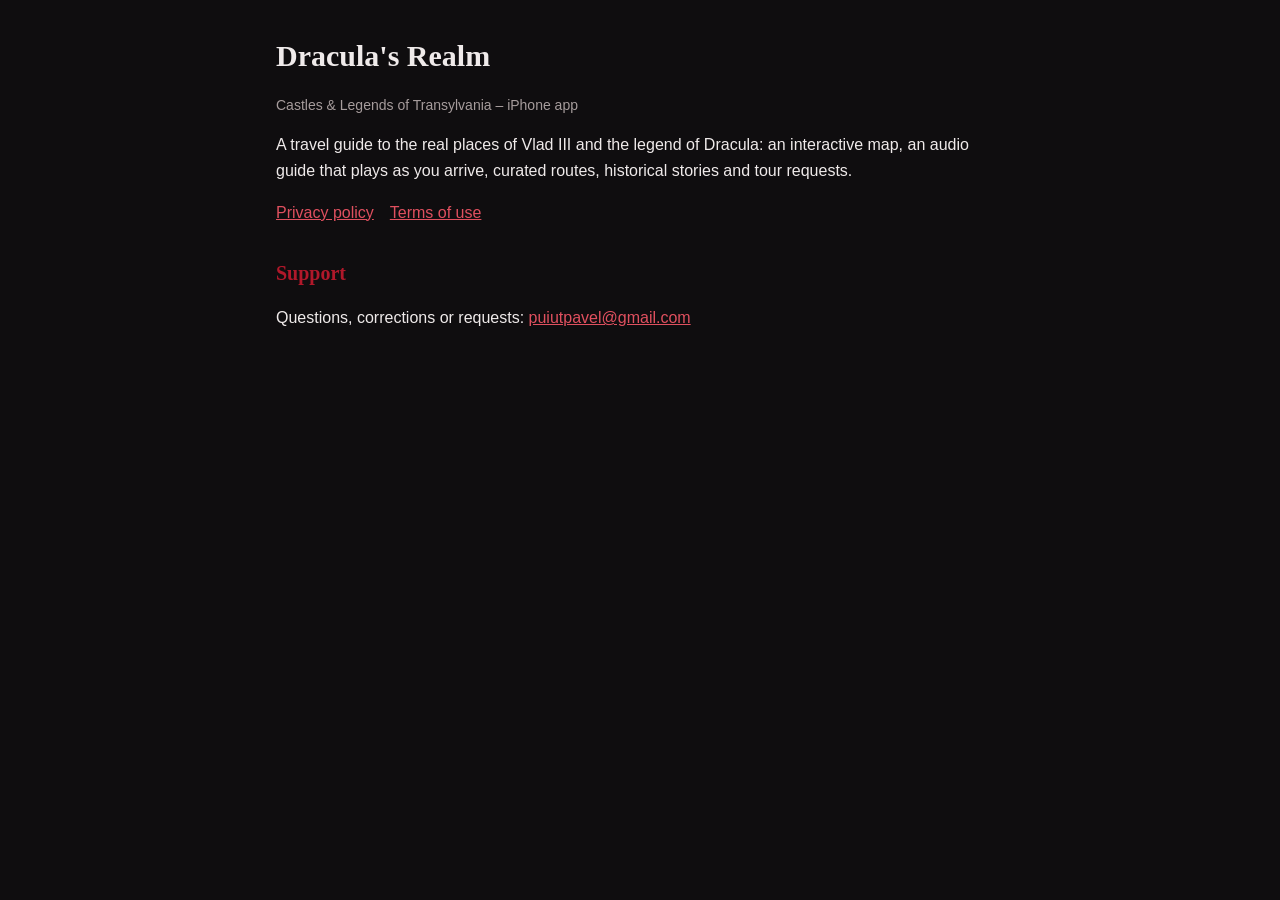
<file: index.html>
<!doctype html><html lang="en"><head><meta charset="utf-8"><meta name="viewport" content="width=device-width,initial-scale=1">
<title>Dracula's Realm</title><link rel="stylesheet" href="style.css"></head><body><main>
<h1>Dracula's Realm</h1><p class="muted">Castles &amp; Legends of Transylvania – iPhone app</p>
<p>A travel guide to the real places of Vlad III and the legend of Dracula: an interactive map, an audio guide that plays as you arrive, curated routes, historical stories and tour requests.</p>
<nav><a href="privacy.html">Privacy policy</a><a href="terms.html">Terms of use</a></nav>
<h2>Support</h2><p>Questions, corrections or requests: <a href="mailto:puiutpavel@gmail.com">puiutpavel@gmail.com</a></p>
</main></body></html>
</file>
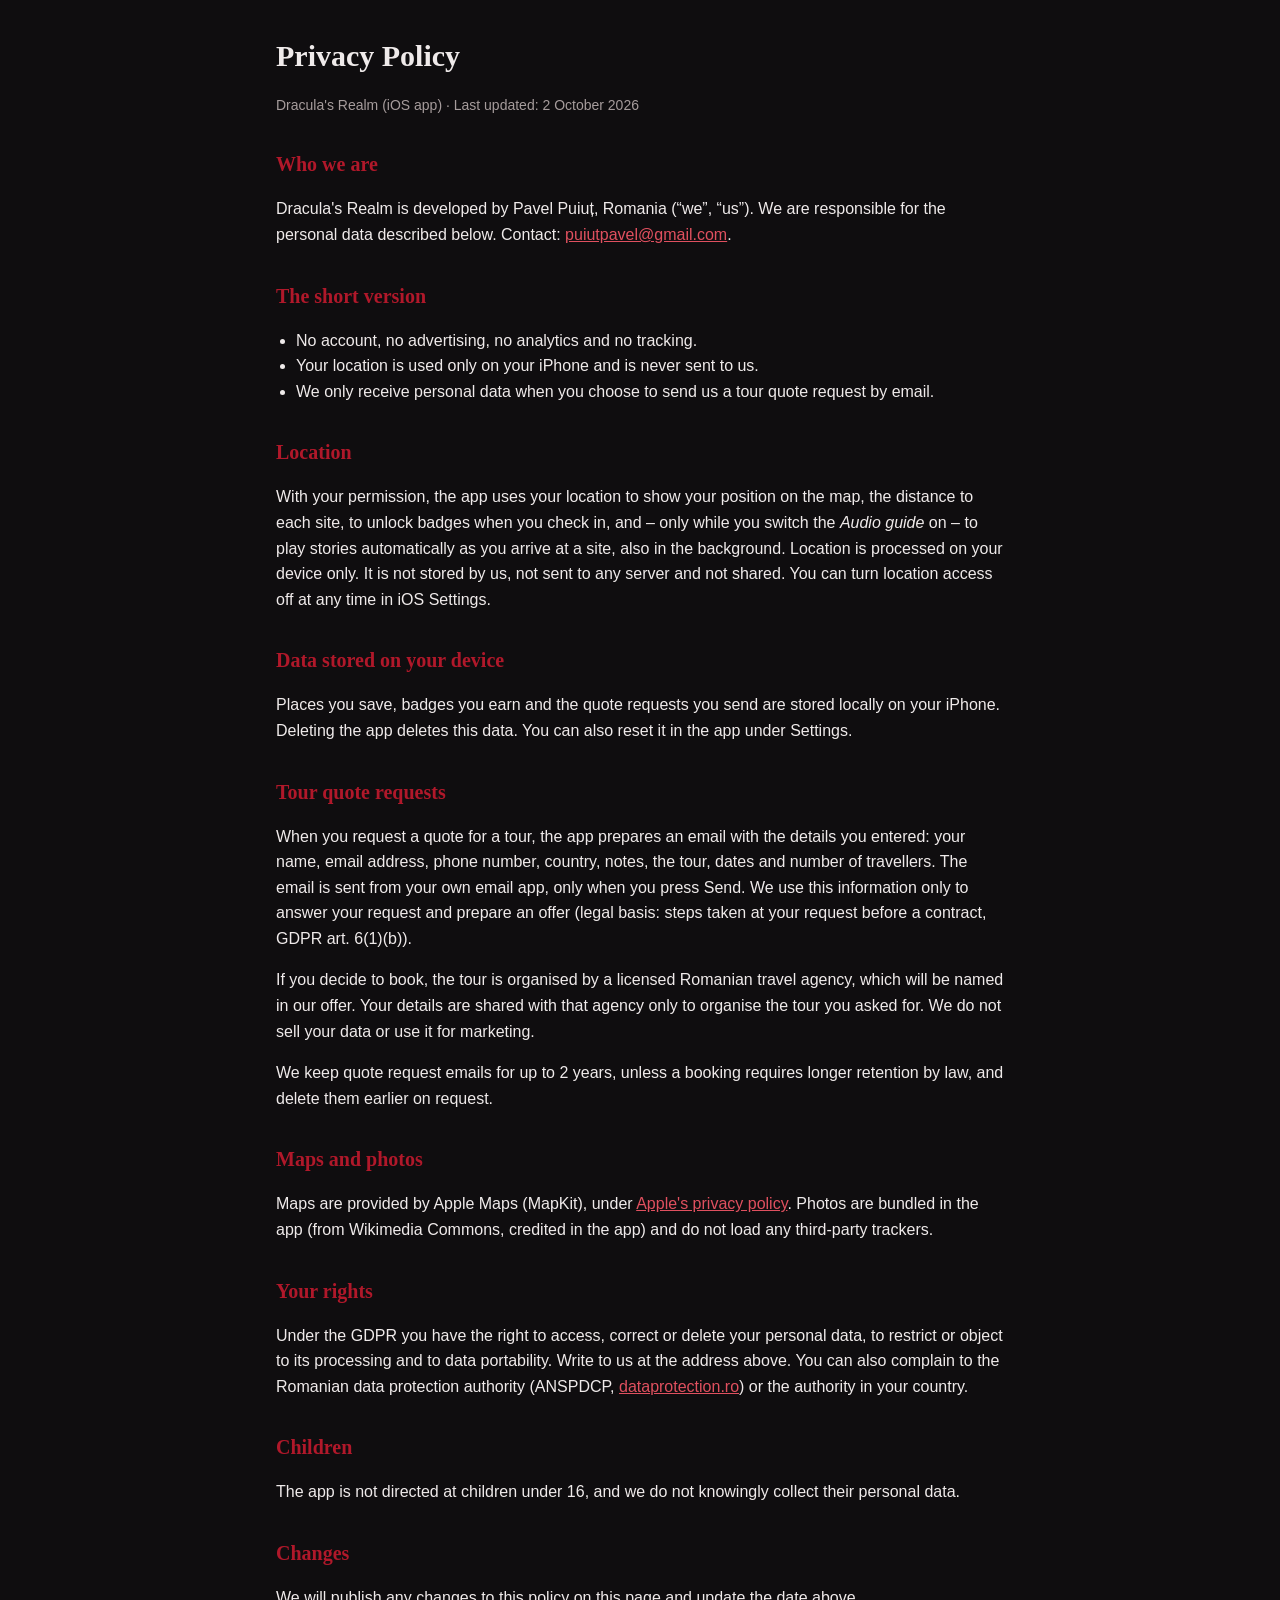
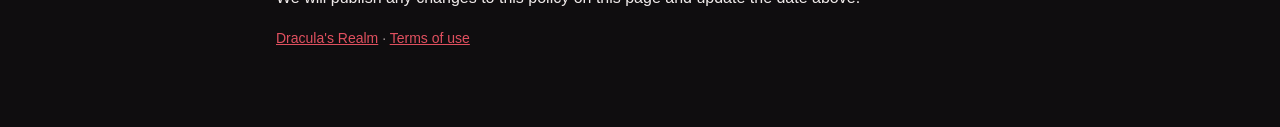
<file: privacy.html>
<!doctype html><html lang="en"><head><meta charset="utf-8"><meta name="viewport" content="width=device-width,initial-scale=1">
<title>Privacy Policy – Dracula's Realm</title><link rel="stylesheet" href="style.css"></head><body><main>
<h1>Privacy Policy</h1><p class="muted">Dracula's Realm (iOS app) · Last updated: 2 October 2026</p>

<h2>Who we are</h2>
<p>Dracula's Realm is developed by Pavel Puiuț, Romania (“we”, “us”). We are responsible for the personal data described below. Contact: <a href="mailto:puiutpavel@gmail.com">puiutpavel@gmail.com</a>.</p>

<h2>The short version</h2>
<ul>
<li>No account, no advertising, no analytics and no tracking.</li>
<li>Your location is used only on your iPhone and is never sent to us.</li>
<li>We only receive personal data when you choose to send us a tour quote request by email.</li>
</ul>

<h2>Location</h2>
<p>With your permission, the app uses your location to show your position on the map, the distance to each site, to unlock badges when you check in, and – only while you switch the <em>Audio guide</em> on – to play stories automatically as you arrive at a site, also in the background. Location is processed on your device only. It is not stored by us, not sent to any server and not shared. You can turn location access off at any time in iOS Settings.</p>

<h2>Data stored on your device</h2>
<p>Places you save, badges you earn and the quote requests you send are stored locally on your iPhone. Deleting the app deletes this data. You can also reset it in the app under Settings.</p>

<h2>Tour quote requests</h2>
<p>When you request a quote for a tour, the app prepares an email with the details you entered: your name, email address, phone number, country, notes, the tour, dates and number of travellers. The email is sent from your own email app, only when you press Send. We use this information only to answer your request and prepare an offer (legal basis: steps taken at your request before a contract, GDPR art. 6(1)(b)).</p>
<p>If you decide to book, the tour is organised by a licensed Romanian travel agency, which will be named in our offer. Your details are shared with that agency only to organise the tour you asked for. We do not sell your data or use it for marketing.</p>
<p>We keep quote request emails for up to 2 years, unless a booking requires longer retention by law, and delete them earlier on request.</p>

<h2>Maps and photos</h2>
<p>Maps are provided by Apple Maps (MapKit), under <a href="https://www.apple.com/legal/privacy/">Apple's privacy policy</a>. Photos are bundled in the app (from Wikimedia Commons, credited in the app) and do not load any third-party trackers.</p>

<h2>Your rights</h2>
<p>Under the GDPR you have the right to access, correct or delete your personal data, to restrict or object to its processing and to data portability. Write to us at the address above. You can also complain to the Romanian data protection authority (ANSPDCP, <a href="https://www.dataprotection.ro">dataprotection.ro</a>) or the authority in your country.</p>

<h2>Children</h2>
<p>The app is not directed at children under 16, and we do not knowingly collect their personal data.</p>

<h2>Changes</h2>
<p>We will publish any changes to this policy on this page and update the date above.</p>
<p class="muted"><a href="index.html">Dracula's Realm</a> · <a href="terms.html">Terms of use</a></p>
</main></body></html>
</file>
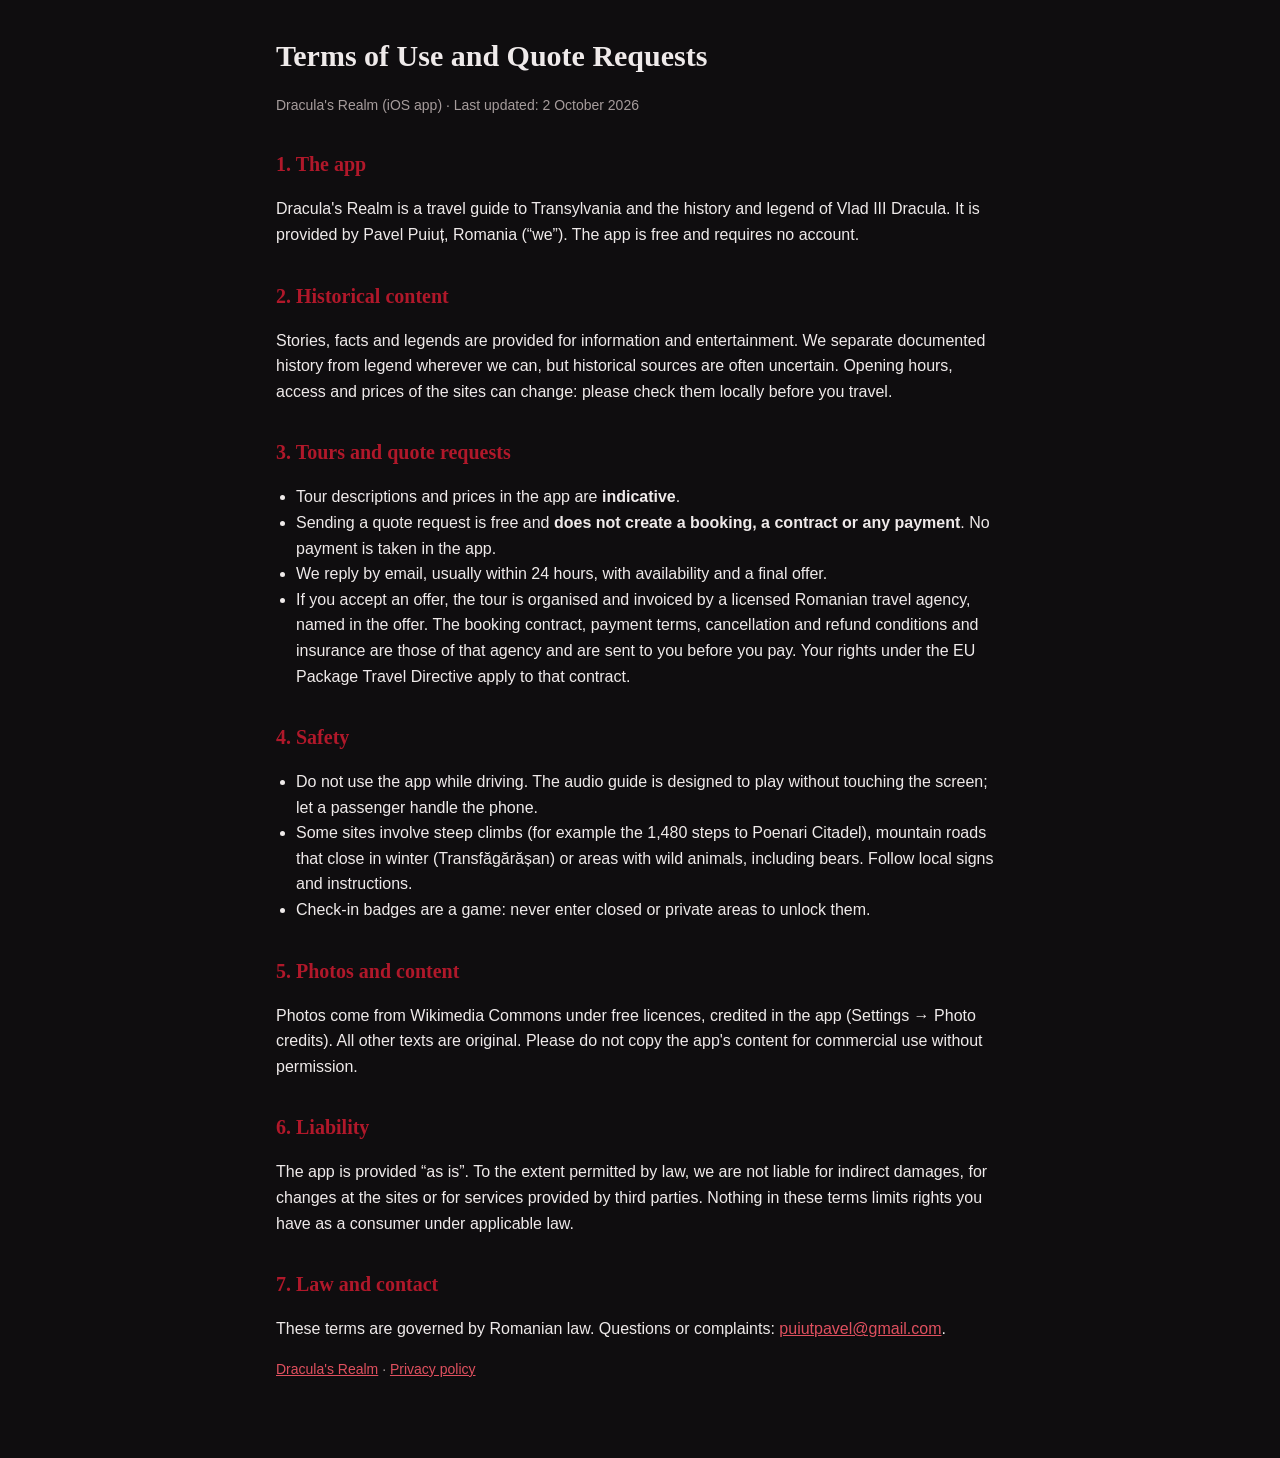
<file: terms.html>
<!doctype html><html lang="en"><head><meta charset="utf-8"><meta name="viewport" content="width=device-width,initial-scale=1">
<title>Terms of Use – Dracula's Realm</title><link rel="stylesheet" href="style.css"></head><body><main>
<h1>Terms of Use and Quote Requests</h1><p class="muted">Dracula's Realm (iOS app) · Last updated: 2 October 2026</p>

<h2>1. The app</h2>
<p>Dracula's Realm is a travel guide to Transylvania and the history and legend of Vlad III Dracula. It is provided by Pavel Puiuț, Romania (“we”). The app is free and requires no account.</p>

<h2>2. Historical content</h2>
<p>Stories, facts and legends are provided for information and entertainment. We separate documented history from legend wherever we can, but historical sources are often uncertain. Opening hours, access and prices of the sites can change: please check them locally before you travel.</p>

<h2>3. Tours and quote requests</h2>
<ul>
<li>Tour descriptions and prices in the app are <strong>indicative</strong>.</li>
<li>Sending a quote request is free and <strong>does not create a booking, a contract or any payment</strong>. No payment is taken in the app.</li>
<li>We reply by email, usually within 24 hours, with availability and a final offer.</li>
<li>If you accept an offer, the tour is organised and invoiced by a licensed Romanian travel agency, named in the offer. The booking contract, payment terms, cancellation and refund conditions and insurance are those of that agency and are sent to you before you pay. Your rights under the EU Package Travel Directive apply to that contract.</li>
</ul>

<h2>4. Safety</h2>
<ul>
<li>Do not use the app while driving. The audio guide is designed to play without touching the screen; let a passenger handle the phone.</li>
<li>Some sites involve steep climbs (for example the 1,480 steps to Poenari Citadel), mountain roads that close in winter (Transfăgărășan) or areas with wild animals, including bears. Follow local signs and instructions.</li>
<li>Check-in badges are a game: never enter closed or private areas to unlock them.</li>
</ul>

<h2>5. Photos and content</h2>
<p>Photos come from Wikimedia Commons under free licences, credited in the app (Settings → Photo credits). All other texts are original. Please do not copy the app's content for commercial use without permission.</p>

<h2>6. Liability</h2>
<p>The app is provided “as is”. To the extent permitted by law, we are not liable for indirect damages, for changes at the sites or for services provided by third parties. Nothing in these terms limits rights you have as a consumer under applicable law.</p>

<h2>7. Law and contact</h2>
<p>These terms are governed by Romanian law. Questions or complaints: <a href="mailto:puiutpavel@gmail.com">puiutpavel@gmail.com</a>.</p>
<p class="muted"><a href="index.html">Dracula's Realm</a> · <a href="privacy.html">Privacy policy</a></p>
</main></body></html>
</file>
<file: style.css>
:root{--bg:#0f0d0f;--fg:#efeaea;--muted:#a69c9c;--accent:#b0182a}
*{box-sizing:border-box}body{margin:0;background:var(--bg);color:var(--fg);font:16px/1.6 -apple-system,BlinkMacSystemFont,"Segoe UI",Roboto,sans-serif}
main{max-width:760px;margin:0 auto;padding:32px 16px 64px}h1{font-family:Georgia,serif;font-size:30px;margin:0 0 4px}
h2{font-family:Georgia,serif;font-size:20px;margin:32px 0 8px;color:var(--accent)}p,li{color:var(--fg)}.muted{color:var(--muted);font-size:14px}
a{color:#e0505f}ul{padding-left:20px}nav a{margin-right:16px}
</file>
